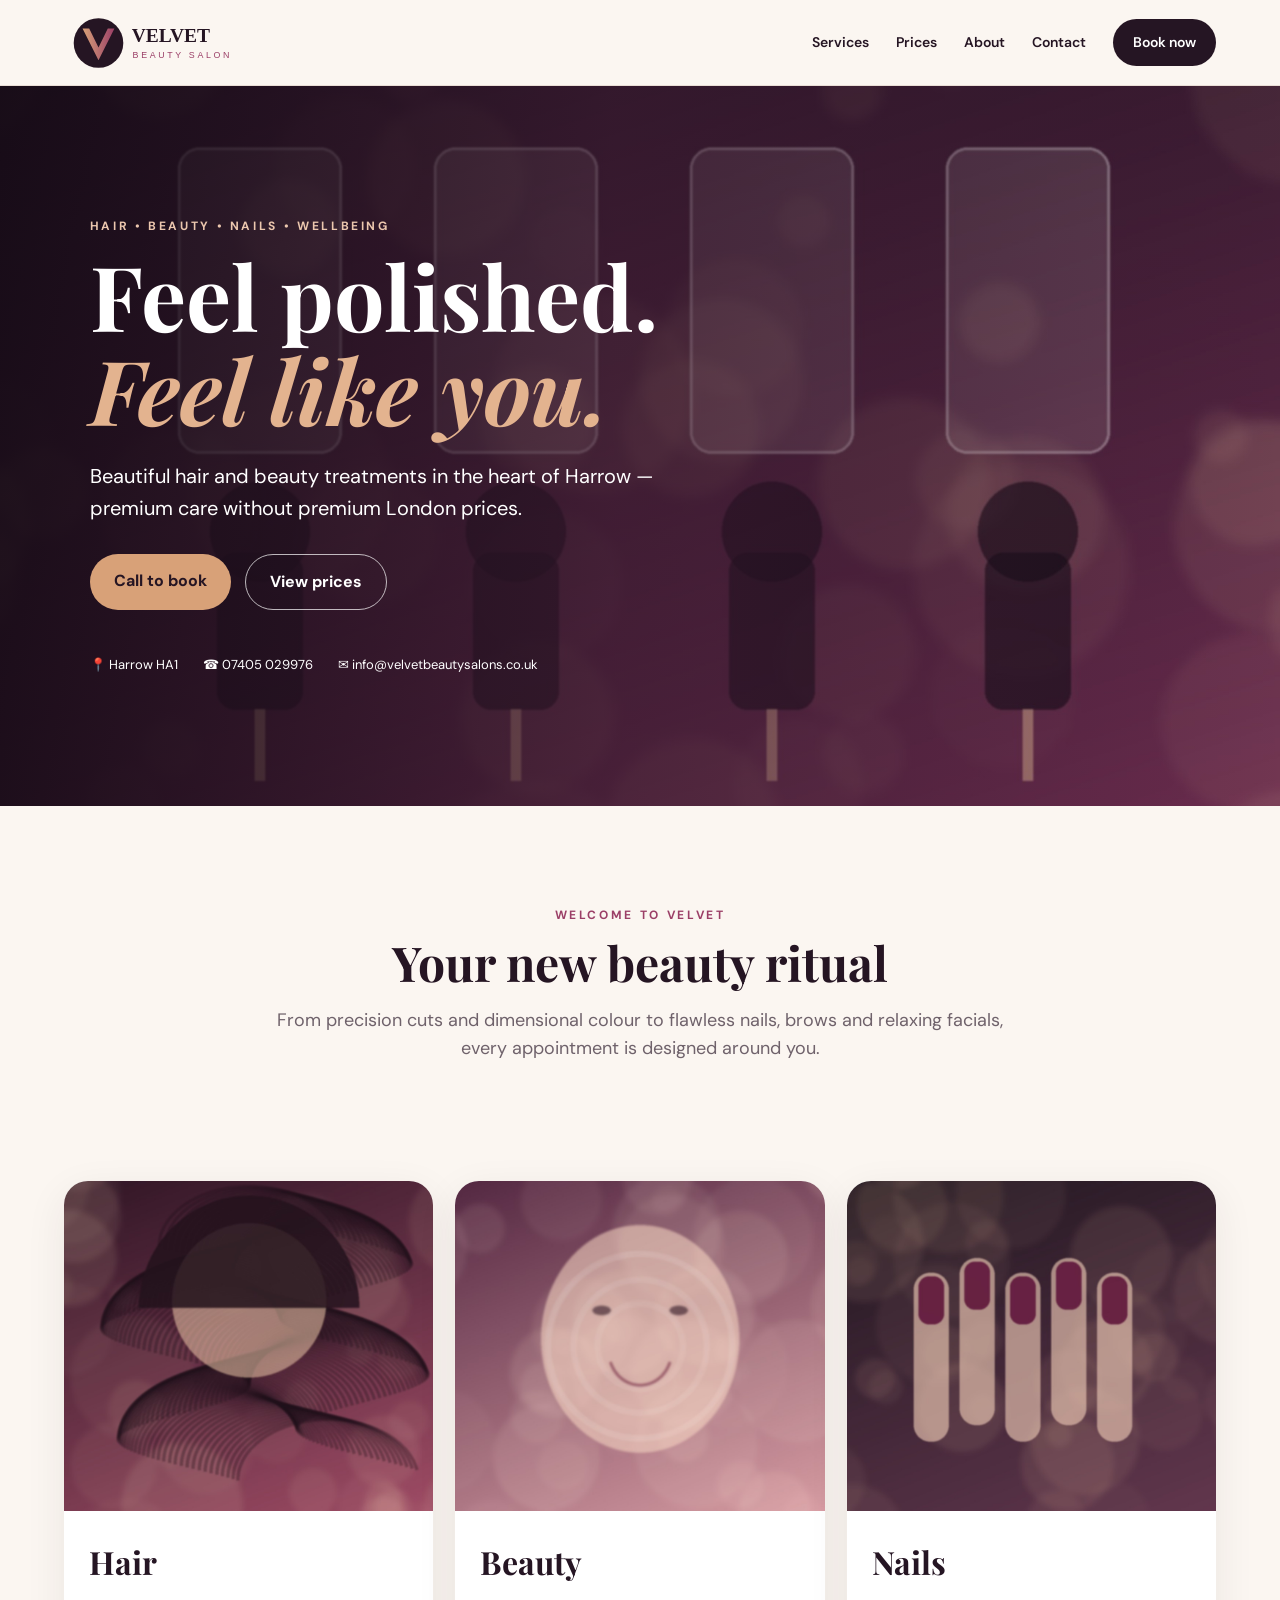
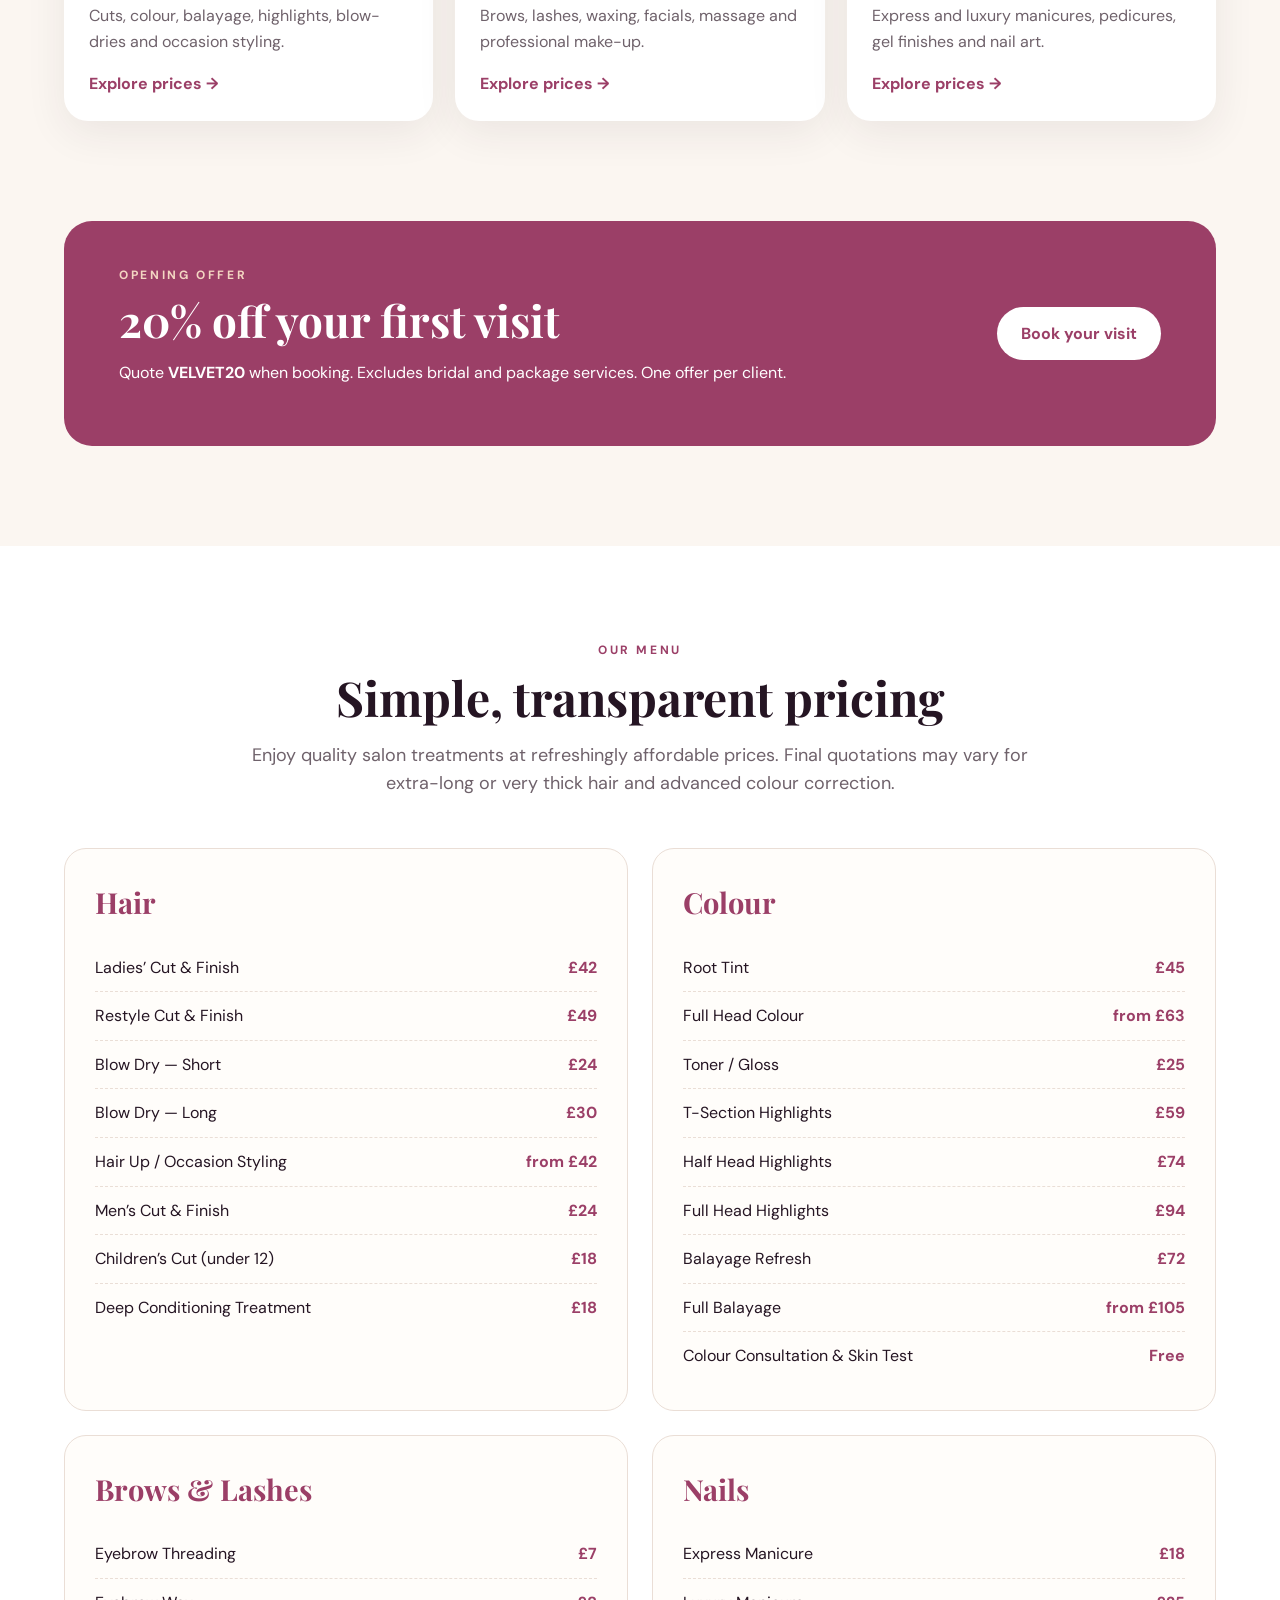
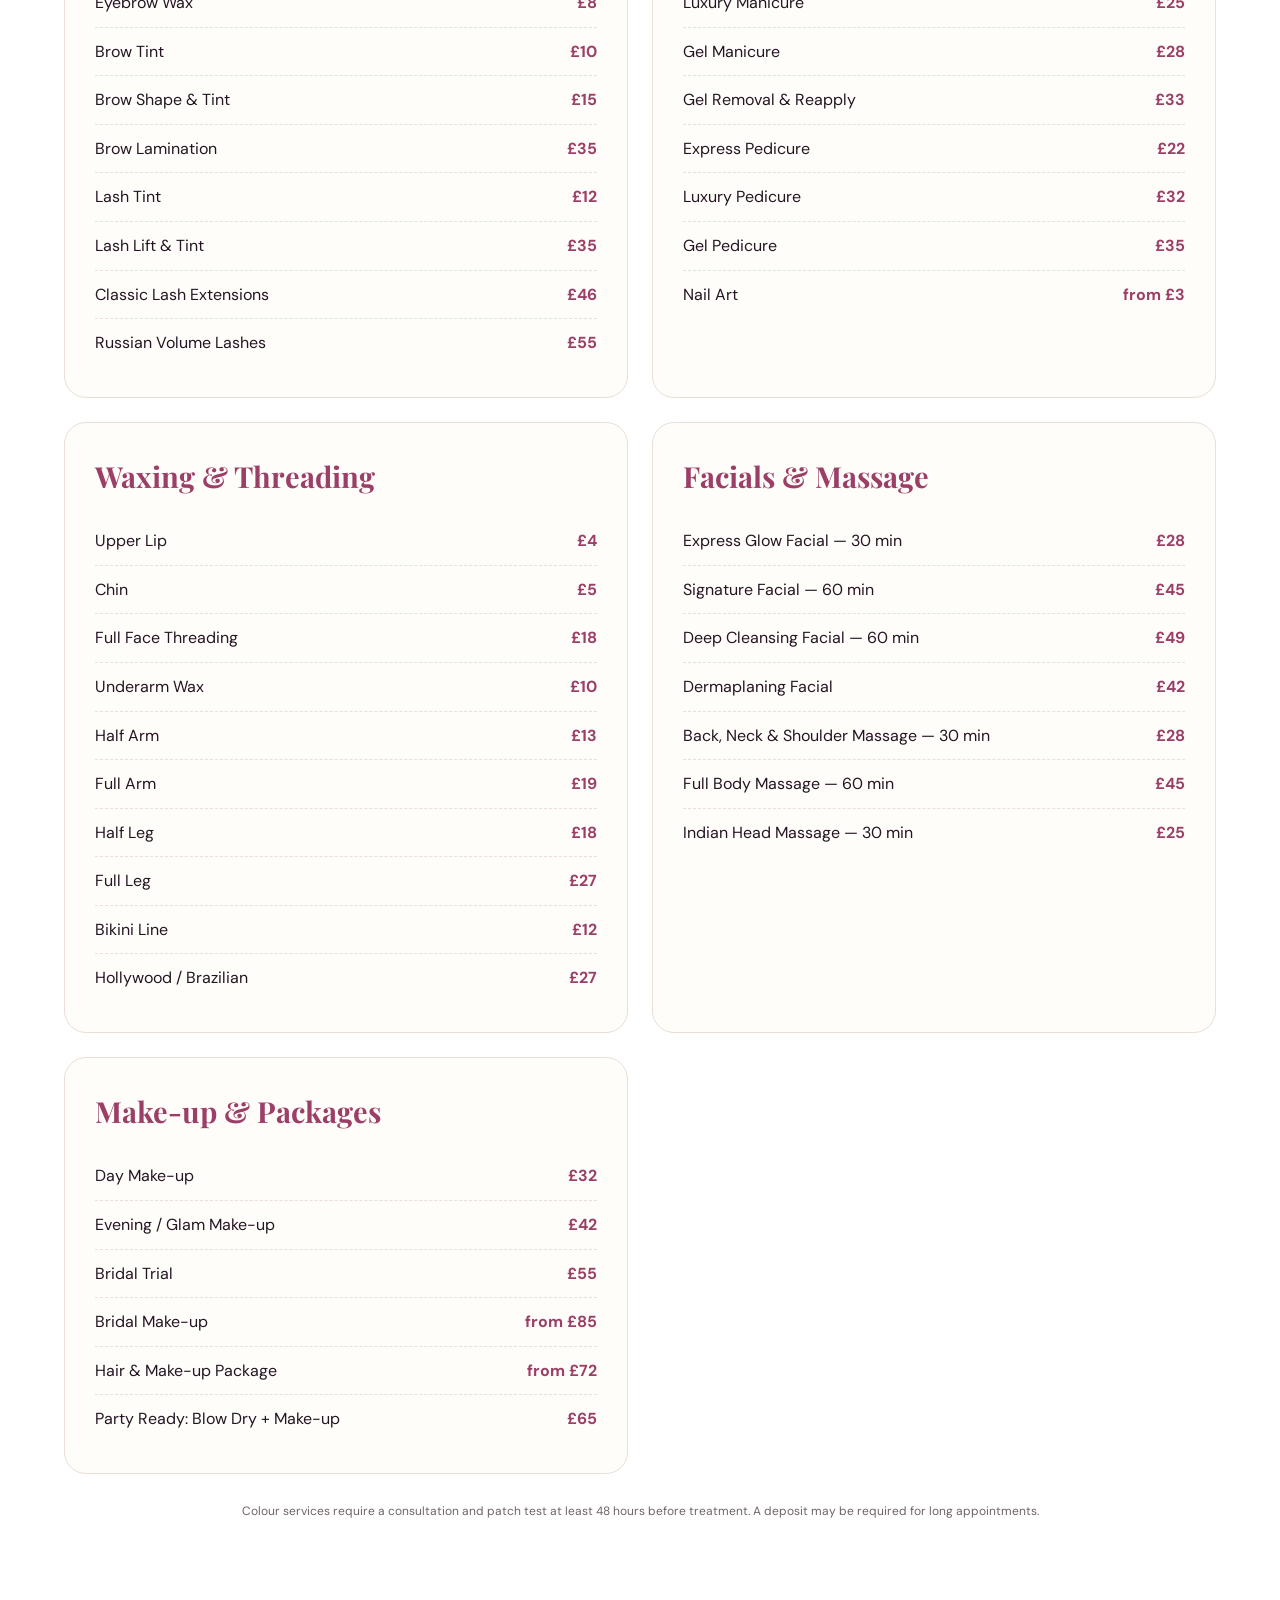
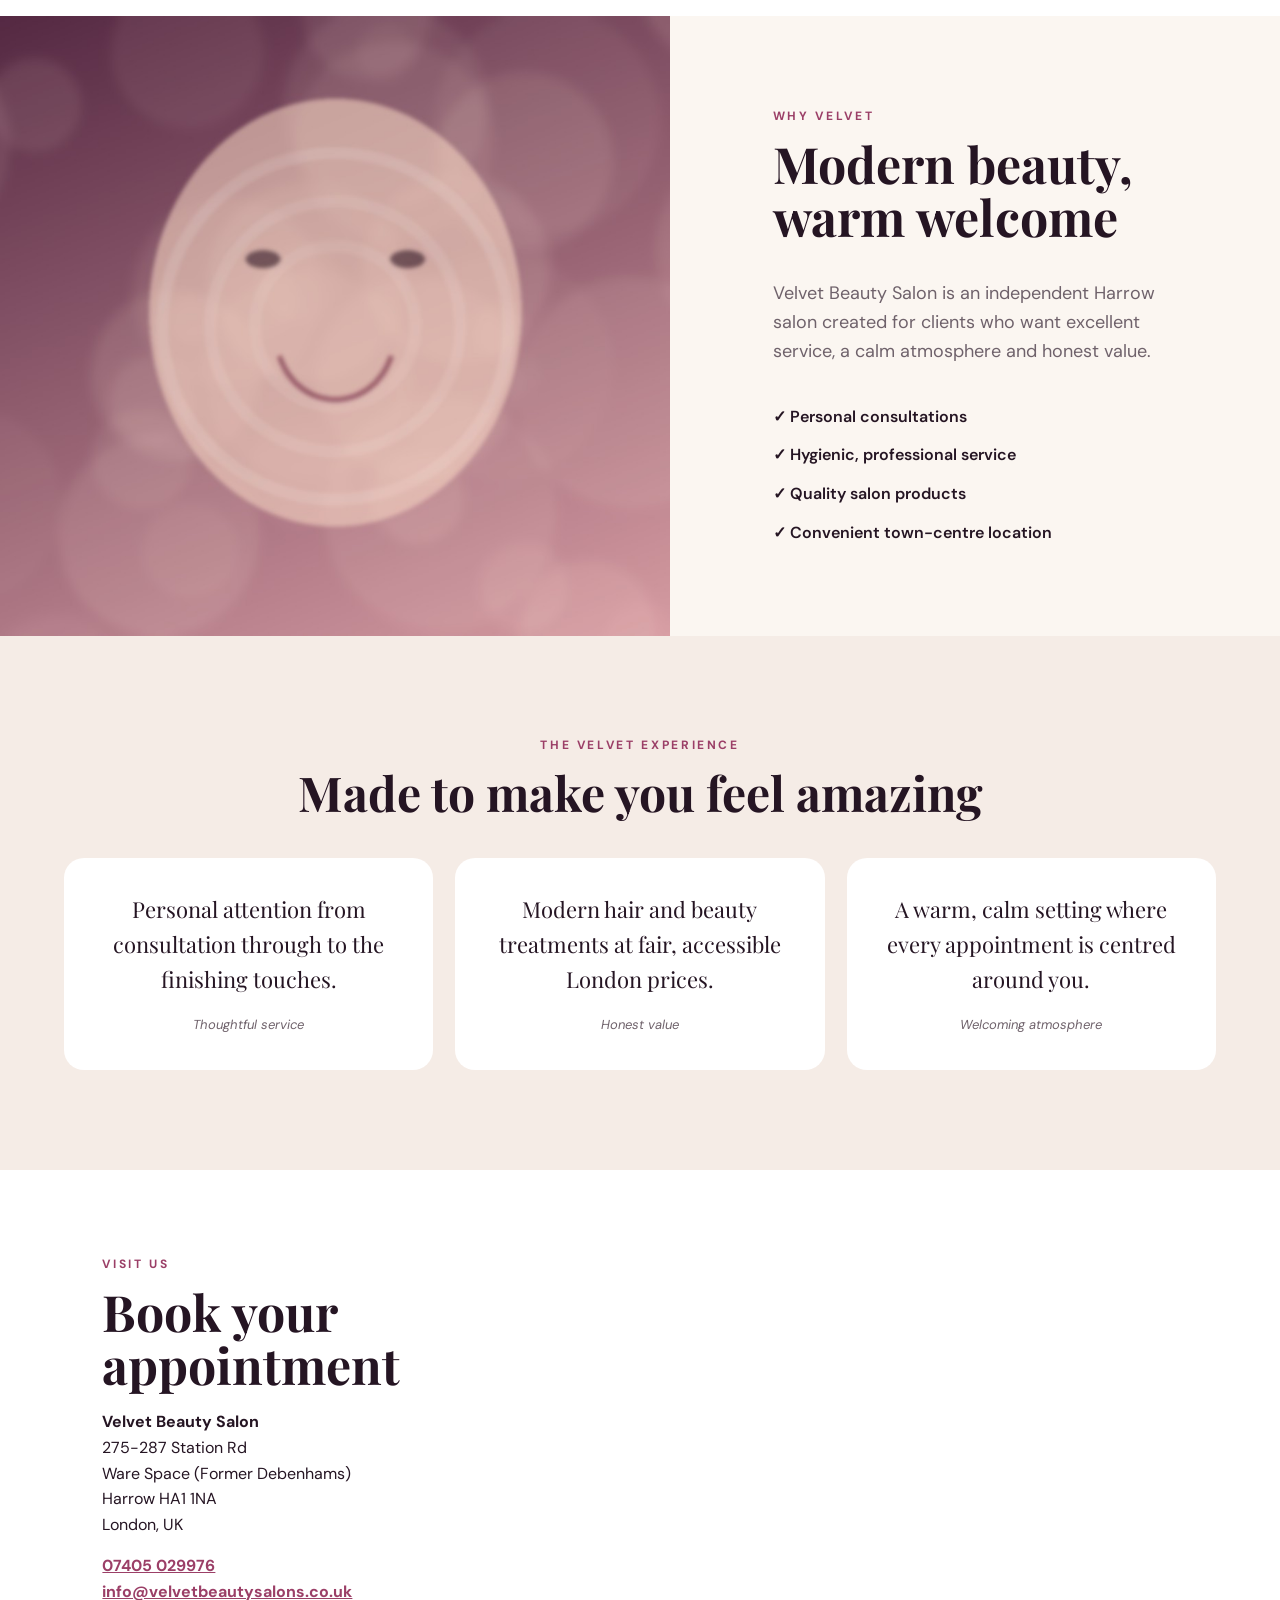
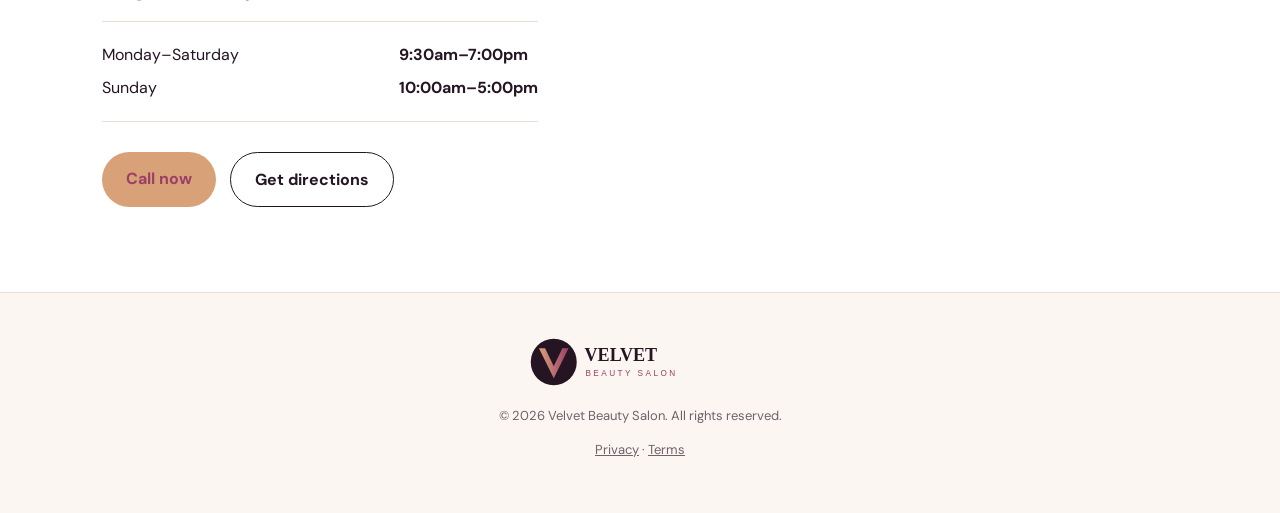
<file: index.html>
<!doctype html><html lang="en"><head>
<meta charset="utf-8"><meta name="viewport" content="width=device-width,initial-scale=1">
<title>Velvet Beauty Salon Harrow | Hair, Beauty, Nails & Brows</title>
<meta name="description" content="Affordable hair and beauty salon in Harrow, London. Haircuts, colour, balayage, nails, lashes, brows, waxing, facials and massage.">
<meta name="theme-color" content="#251523"><meta property="og:title" content="Velvet Beauty Salon Harrow">
<meta property="og:description" content="Hair, beauty, nails and relaxation — beautifully priced in Harrow.">
<meta property="og:image" content="assets/images/hero.jpg"><link rel="icon" href="assets/logo.svg" type="image/svg+xml"><link rel="stylesheet" href="styles.css">
<script type="application/ld+json">{"@context":"https://schema.org","@type":"BeautySalon","name":"Velvet Beauty Salon","url":"https://www.velvetbeautysalons.co.uk","telephone":"+447405029976","email":"info@velvetbeautysalons.co.uk","address":{"@type":"PostalAddress","streetAddress":"275-287 Station Rd, Ware Space (Former Debenhams)","addressLocality":"Harrow","postalCode":"HA1 1NA","addressRegion":"London","addressCountry":"GB"},"priceRange":"££"}</script>
</head><body>
<header class="site-header"><a class="brand" href="#top"><img src="assets/logo.svg" alt="Velvet Beauty Salon"></a><button class="menu-btn" aria-label="Open menu">☰</button><nav><a href="#services">Services</a><a href="#prices">Prices</a><a href="#about">About</a><a href="#contact">Contact</a><a class="nav-book" href="tel:07405029976">Book now</a></nav></header>
<main id="top">
<section class="hero"><div class="hero-overlay"></div><div class="hero-copy"><p class="eyebrow">HAIR • BEAUTY • NAILS • WELLBEING</p><h1>Feel polished.<br><em>Feel like you.</em></h1><p>Beautiful hair and beauty treatments in the heart of Harrow — premium care without premium London prices.</p><div class="actions"><a class="btn primary" href="tel:07405029976">Call to book</a><a class="btn ghost" href="#prices">View prices</a></div><div class="quick"><span>📍 Harrow HA1</span><span>☎ 07405 029976</span><span>✉ info@velvetbeautysalons.co.uk</span></div></div></section>
<section class="intro"><p class="eyebrow">WELCOME TO VELVET</p><h2>Your new beauty ritual</h2><p>From precision cuts and dimensional colour to flawless nails, brows and relaxing facials, every appointment is designed around you.</p></section>
<section id="services" class="services"><article><img src="assets/images/hair.jpg" alt="Hair styling artwork"><div><h3>Hair</h3><p>Cuts, colour, balayage, highlights, blow-dries and occasion styling.</p><a href="#prices">Explore prices →</a></div></article><article><img src="assets/images/beauty.jpg" alt="Beauty treatment artwork"><div><h3>Beauty</h3><p>Brows, lashes, waxing, facials, massage and professional make-up.</p><a href="#prices">Explore prices →</a></div></article><article><img src="assets/images/nails.jpg" alt="Nail treatment artwork"><div><h3>Nails</h3><p>Express and luxury manicures, pedicures, gel finishes and nail art.</p><a href="#prices">Explore prices →</a></div></article></section>
<section class="offer"><div><p class="eyebrow">OPENING OFFER</p><h2>20% off your first visit</h2><p>Quote <strong>VELVET20</strong> when booking. Excludes bridal and package services. One offer per client.</p></div><a class="btn light" href="tel:07405029976">Book your visit</a></section>
<section id="prices" class="price-section"><div class="section-head"><p class="eyebrow">OUR MENU</p><h2>Simple, transparent pricing</h2><p>Enjoy quality salon treatments at refreshingly affordable prices. Final quotations may vary for extra-long or very thick hair and advanced colour correction.</p></div><div class="price-grid"><article class="price-card"><h3>Hair</h3><div class="price-row"><span>Ladies’ Cut & Finish</span><strong>£42</strong></div><div class="price-row"><span>Restyle Cut & Finish</span><strong>£49</strong></div><div class="price-row"><span>Blow Dry — Short</span><strong>£24</strong></div><div class="price-row"><span>Blow Dry — Long</span><strong>£30</strong></div><div class="price-row"><span>Hair Up / Occasion Styling</span><strong>from £42</strong></div><div class="price-row"><span>Men’s Cut & Finish</span><strong>£24</strong></div><div class="price-row"><span>Children’s Cut (under 12)</span><strong>£18</strong></div><div class="price-row"><span>Deep Conditioning Treatment</span><strong>£18</strong></div></article><article class="price-card"><h3>Colour</h3><div class="price-row"><span>Root Tint</span><strong>£45</strong></div><div class="price-row"><span>Full Head Colour</span><strong>from £63</strong></div><div class="price-row"><span>Toner / Gloss</span><strong>£25</strong></div><div class="price-row"><span>T-Section Highlights</span><strong>£59</strong></div><div class="price-row"><span>Half Head Highlights</span><strong>£74</strong></div><div class="price-row"><span>Full Head Highlights</span><strong>£94</strong></div><div class="price-row"><span>Balayage Refresh</span><strong>£72</strong></div><div class="price-row"><span>Full Balayage</span><strong>from £105</strong></div><div class="price-row"><span>Colour Consultation & Skin Test</span><strong>Free</strong></div></article><article class="price-card"><h3>Brows & Lashes</h3><div class="price-row"><span>Eyebrow Threading</span><strong>£7</strong></div><div class="price-row"><span>Eyebrow Wax</span><strong>£8</strong></div><div class="price-row"><span>Brow Tint</span><strong>£10</strong></div><div class="price-row"><span>Brow Shape & Tint</span><strong>£15</strong></div><div class="price-row"><span>Brow Lamination</span><strong>£35</strong></div><div class="price-row"><span>Lash Tint</span><strong>£12</strong></div><div class="price-row"><span>Lash Lift & Tint</span><strong>£35</strong></div><div class="price-row"><span>Classic Lash Extensions</span><strong>£46</strong></div><div class="price-row"><span>Russian Volume Lashes</span><strong>£55</strong></div></article><article class="price-card"><h3>Nails</h3><div class="price-row"><span>Express Manicure</span><strong>£18</strong></div><div class="price-row"><span>Luxury Manicure</span><strong>£25</strong></div><div class="price-row"><span>Gel Manicure</span><strong>£28</strong></div><div class="price-row"><span>Gel Removal & Reapply</span><strong>£33</strong></div><div class="price-row"><span>Express Pedicure</span><strong>£22</strong></div><div class="price-row"><span>Luxury Pedicure</span><strong>£32</strong></div><div class="price-row"><span>Gel Pedicure</span><strong>£35</strong></div><div class="price-row"><span>Nail Art</span><strong>from £3</strong></div></article><article class="price-card"><h3>Waxing & Threading</h3><div class="price-row"><span>Upper Lip</span><strong>£4</strong></div><div class="price-row"><span>Chin</span><strong>£5</strong></div><div class="price-row"><span>Full Face Threading</span><strong>£18</strong></div><div class="price-row"><span>Underarm Wax</span><strong>£10</strong></div><div class="price-row"><span>Half Arm</span><strong>£13</strong></div><div class="price-row"><span>Full Arm</span><strong>£19</strong></div><div class="price-row"><span>Half Leg</span><strong>£18</strong></div><div class="price-row"><span>Full Leg</span><strong>£27</strong></div><div class="price-row"><span>Bikini Line</span><strong>£12</strong></div><div class="price-row"><span>Hollywood / Brazilian</span><strong>£27</strong></div></article><article class="price-card"><h3>Facials & Massage</h3><div class="price-row"><span>Express Glow Facial — 30 min</span><strong>£28</strong></div><div class="price-row"><span>Signature Facial — 60 min</span><strong>£45</strong></div><div class="price-row"><span>Deep Cleansing Facial — 60 min</span><strong>£49</strong></div><div class="price-row"><span>Dermaplaning Facial</span><strong>£42</strong></div><div class="price-row"><span>Back, Neck & Shoulder Massage — 30 min</span><strong>£28</strong></div><div class="price-row"><span>Full Body Massage — 60 min</span><strong>£45</strong></div><div class="price-row"><span>Indian Head Massage — 30 min</span><strong>£25</strong></div></article><article class="price-card"><h3>Make-up & Packages</h3><div class="price-row"><span>Day Make-up</span><strong>£32</strong></div><div class="price-row"><span>Evening / Glam Make-up</span><strong>£42</strong></div><div class="price-row"><span>Bridal Trial</span><strong>£55</strong></div><div class="price-row"><span>Bridal Make-up</span><strong>from £85</strong></div><div class="price-row"><span>Hair & Make-up Package</span><strong>from £72</strong></div><div class="price-row"><span>Party Ready: Blow Dry + Make-up</span><strong>£65</strong></div></article></div><p class="fineprint">Colour services require a consultation and patch test at least 48 hours before treatment. A deposit may be required for long appointments.</p></section>
<section id="about" class="about"><div class="about-image"></div><div class="about-copy"><p class="eyebrow">WHY VELVET</p><h2>Modern beauty, warm welcome</h2><p>Velvet Beauty Salon is an independent Harrow salon created for clients who want excellent service, a calm atmosphere and honest value.</p><div class="ticks"><span>✓ Personal consultations</span><span>✓ Hygienic, professional service</span><span>✓ Quality salon products</span><span>✓ Convenient town-centre location</span></div></div></section>
<section class="testimonials"><p class="eyebrow">THE VELVET EXPERIENCE</p><h2>Made to make you feel amazing</h2><div class="quotes"><blockquote>Personal attention from consultation through to the finishing touches.<cite>Thoughtful service</cite></blockquote><blockquote>Modern hair and beauty treatments at fair, accessible London prices.<cite>Honest value</cite></blockquote><blockquote>A warm, calm setting where every appointment is centred around you.<cite>Welcoming atmosphere</cite></blockquote></div></section>
<section id="contact" class="contact"><div class="contact-card"><p class="eyebrow">VISIT US</p><h2>Book your appointment</h2><p><strong>Velvet Beauty Salon</strong><br>275-287 Station Rd<br>Ware Space (Former Debenhams)<br>Harrow HA1 1NA<br>London, UK</p><p><a href="tel:07405029976">07405 029976</a><br><a href="mailto:info@velvetbeautysalons.co.uk">info@velvetbeautysalons.co.uk</a></p><div class="hours"><span>Monday–Saturday</span><strong>9:30am–7:00pm</strong><span>Sunday</span><strong>10:00am–5:00pm</strong></div><div class="actions"><a class="btn primary" href="tel:07405029976">Call now</a><a class="btn ghost dark" target="_blank" rel="noopener" href="https://www.google.com/maps/search/?api=1&query=Velvet+Beauty+Salon+275-287+Station+Rd+Harrow+HA1+1NA">Get directions</a></div></div><iframe title="Map showing Velvet Beauty Salon" loading="lazy" src="https://www.google.com/maps?q=275-287%20Station%20Rd%20Harrow%20HA1%201NA&output=embed"></iframe></section>
</main><footer><img src="assets/logo.svg" alt="Velvet Beauty Salon"><p>© <span id="year"></span> Velvet Beauty Salon. All rights reserved.</p><p><a href="privacy.html">Privacy</a> · <a href="terms.html">Terms</a></p></footer><a class="floating-book" href="tel:07405029976">Book now</a><script src="script.js"></script></body></html>
</file>
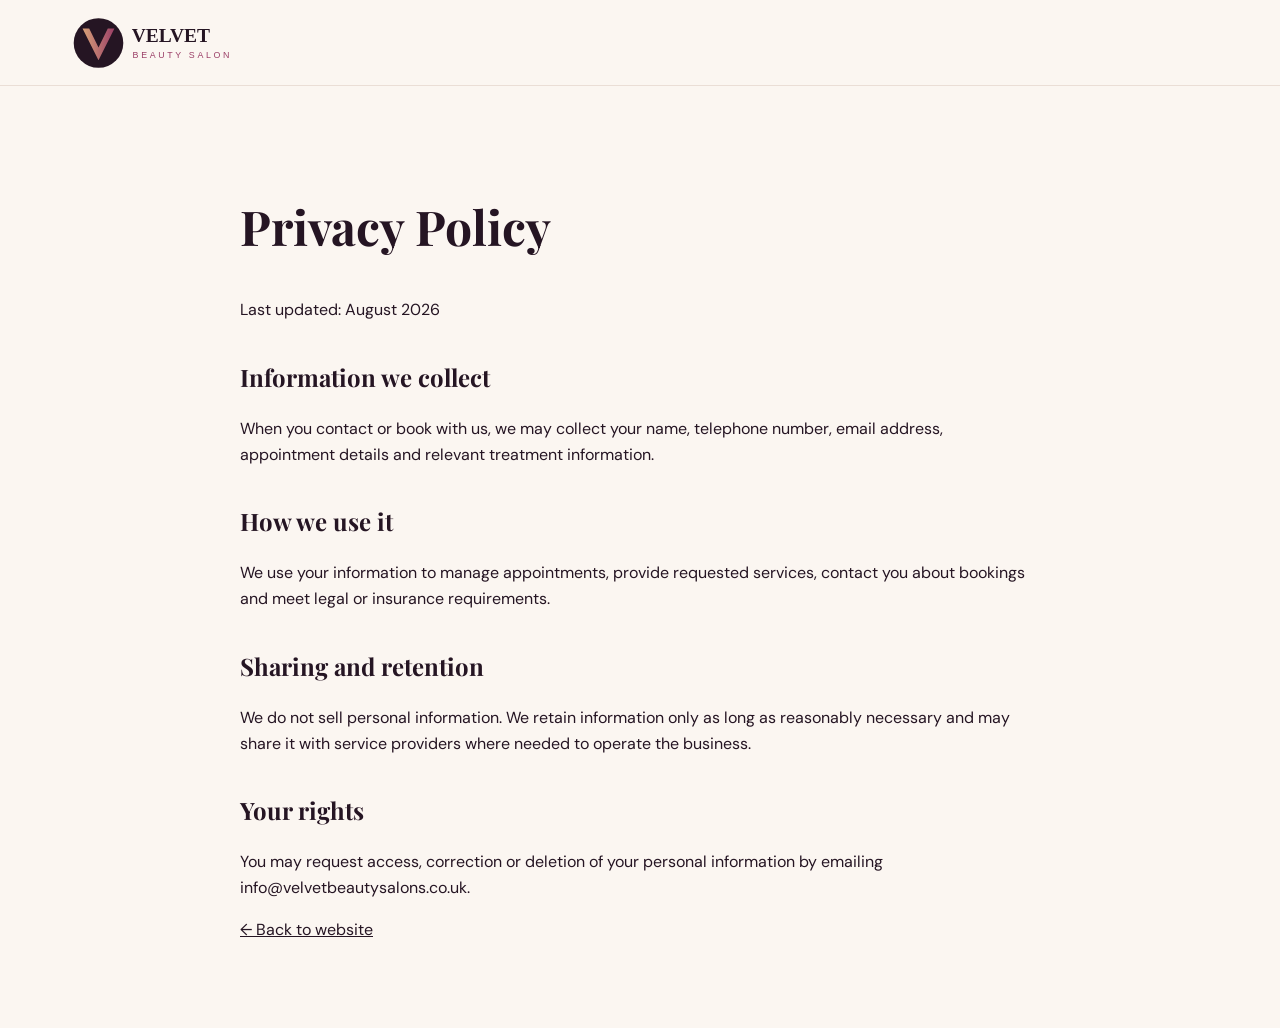
<file: privacy.html>
<!doctype html><html lang="en"><head><meta charset="utf-8"><meta name="viewport" content="width=device-width,initial-scale=1"><title>Privacy Policy | Velvet Beauty Salon</title><link rel="stylesheet" href="styles.css"></head><body><header class="site-header"><a class="brand" href="index.html"><img src="assets/logo.svg" alt="Velvet Beauty Salon"></a></header><main class="legal"><h1>Privacy Policy</h1><p>Last updated: August 2026</p><h2>Information we collect</h2><p>When you contact or book with us, we may collect your name, telephone number, email address, appointment details and relevant treatment information.</p><h2>How we use it</h2><p>We use your information to manage appointments, provide requested services, contact you about bookings and meet legal or insurance requirements.</p><h2>Sharing and retention</h2><p>We do not sell personal information. We retain information only as long as reasonably necessary and may share it with service providers where needed to operate the business.</p><h2>Your rights</h2><p>You may request access, correction or deletion of your personal information by emailing info@velvetbeautysalons.co.uk.</p><p><a href="index.html">← Back to website</a></p></main><style>.legal{max-width:850px;margin:auto;padding:70px 25px}.legal h1,.legal h2{font-family:"Playfair Display",serif}.legal h1{font-size:48px}.legal h2{margin-top:35px}</style></body></html>
</file>
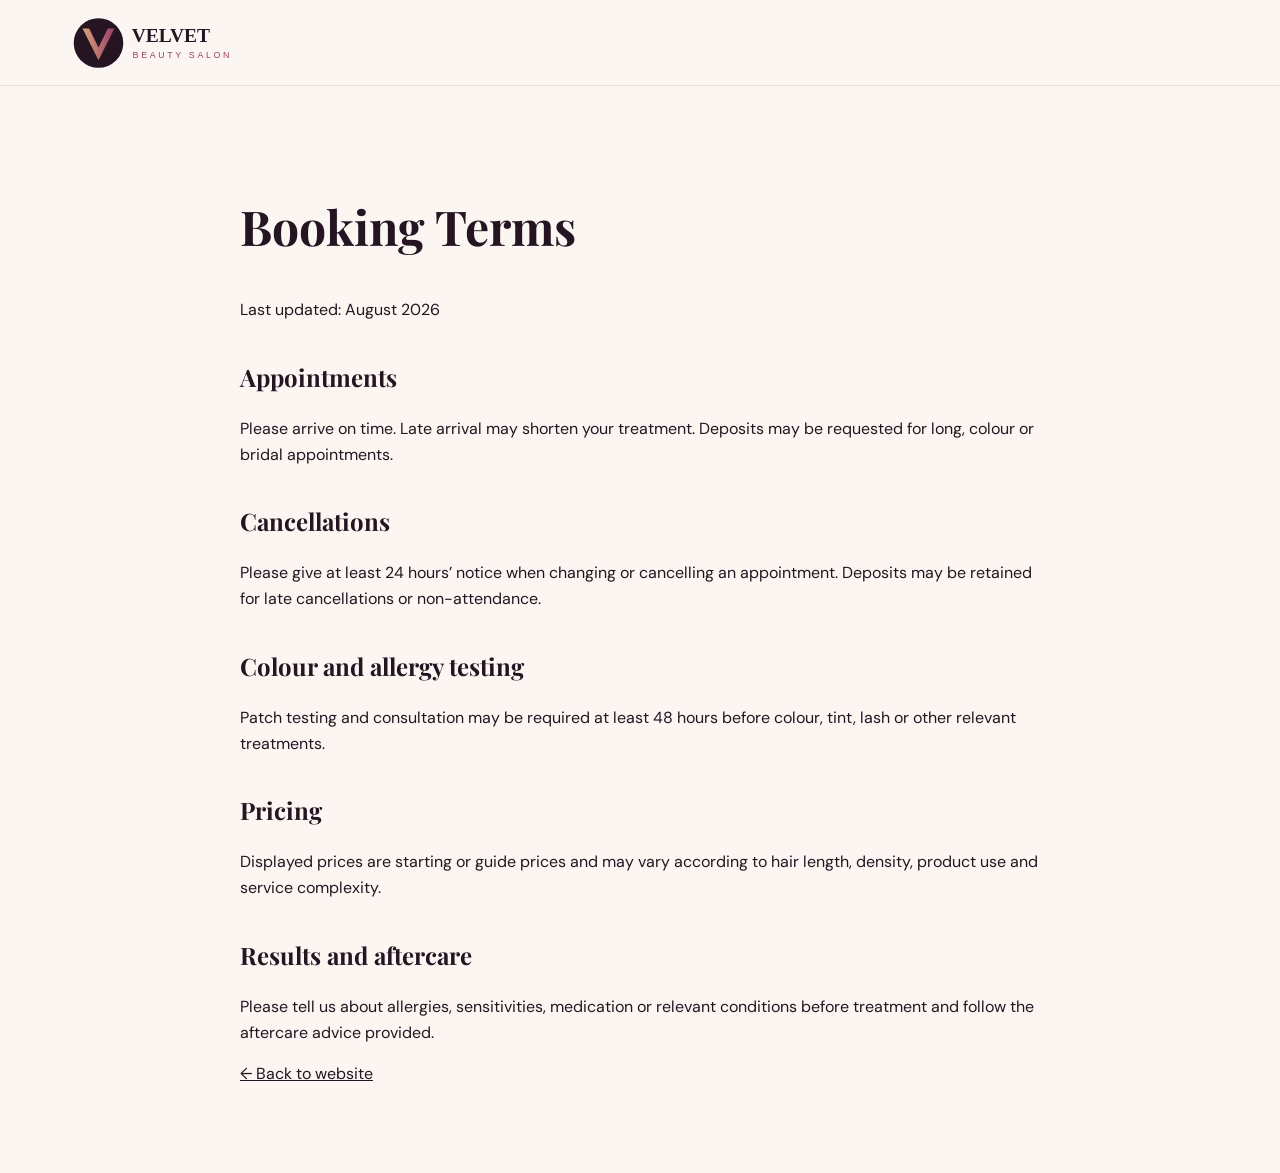
<file: terms.html>
<!doctype html><html lang="en"><head><meta charset="utf-8"><meta name="viewport" content="width=device-width,initial-scale=1"><title>Terms | Velvet Beauty Salon</title><link rel="stylesheet" href="styles.css"></head><body><header class="site-header"><a class="brand" href="index.html"><img src="assets/logo.svg" alt="Velvet Beauty Salon"></a></header><main class="legal"><h1>Booking Terms</h1><p>Last updated: August 2026</p><h2>Appointments</h2><p>Please arrive on time. Late arrival may shorten your treatment. Deposits may be requested for long, colour or bridal appointments.</p><h2>Cancellations</h2><p>Please give at least 24 hours’ notice when changing or cancelling an appointment. Deposits may be retained for late cancellations or non-attendance.</p><h2>Colour and allergy testing</h2><p>Patch testing and consultation may be required at least 48 hours before colour, tint, lash or other relevant treatments.</p><h2>Pricing</h2><p>Displayed prices are starting or guide prices and may vary according to hair length, density, product use and service complexity.</p><h2>Results and aftercare</h2><p>Please tell us about allergies, sensitivities, medication or relevant conditions before treatment and follow the aftercare advice provided.</p><p><a href="index.html">← Back to website</a></p></main><style>.legal{max-width:850px;margin:auto;padding:70px 25px}.legal h1,.legal h2{font-family:"Playfair Display",serif}.legal h1{font-size:48px}.legal h2{margin-top:35px}</style></body></html>
</file>
<file: styles.css>
@import url('https://fonts.googleapis.com/css2?family=DM+Sans:wght@400;500;600;700&family=Playfair+Display:ital,wght@0,600;1,600&display=swap');
:root{--ink:#251523;--wine:#9b3f67;--rose:#d8a178;--cream:#fbf6f1;--muted:#6f626b;--line:#eaded6;--white:#fff}*{box-sizing:border-box}html{scroll-behavior:smooth}body{margin:0;color:var(--ink);font-family:"DM Sans",Arial,sans-serif;background:var(--cream);line-height:1.6}a{color:inherit}img{max-width:100%;display:block}.site-header{height:86px;padding:12px 5vw;display:flex;align-items:center;justify-content:space-between;background:rgba(251,246,241,.95);backdrop-filter:blur(12px);position:sticky;top:0;z-index:50;border-bottom:1px solid var(--line)}.brand img{width:255px;height:62px}.site-header nav{display:flex;align-items:center;gap:27px}.site-header nav a{text-decoration:none;font-size:14px;font-weight:600}.nav-book{background:var(--ink);color:white;padding:12px 20px;border-radius:999px}.menu-btn{display:none;background:none;border:0;font-size:26px}.hero{min-height:720px;background:url('assets/images/hero.jpg') center/cover;position:relative;display:flex;align-items:center}.hero-overlay{position:absolute;inset:0;background:linear-gradient(90deg,rgba(22,11,22,.88) 0%,rgba(55,25,45,.6) 48%,rgba(0,0,0,.06) 100%)}.hero-copy{position:relative;color:white;max-width:760px;padding:80px 7vw}.eyebrow{letter-spacing:.22em;font-size:12px;font-weight:700;color:var(--wine);margin:0 0 12px}.hero .eyebrow{color:#ecc7ae}.hero h1,.intro h2,.section-head h2,.about h2,.contact h2,.testimonials h2,.offer h2{font-family:"Playfair Display",Georgia,serif;line-height:1.05}.hero h1{font-size:clamp(54px,7vw,96px);margin:0 0 24px}.hero h1 em{color:#e3b38f}.hero-copy>p:not(.eyebrow){font-size:20px;max-width:640px}.actions{display:flex;gap:14px;flex-wrap:wrap;margin-top:30px}.btn{display:inline-block;text-decoration:none;padding:14px 24px;border-radius:999px;font-weight:700}.primary{background:var(--rose);color:var(--ink)}.ghost{border:1px solid rgba(255,255,255,.7);color:white}.ghost.dark{border-color:var(--ink);color:var(--ink)}.quick{display:flex;gap:25px;flex-wrap:wrap;margin-top:45px;font-size:13px}.intro{text-align:center;max-width:780px;margin:0 auto;padding:100px 24px}.intro h2,.section-head h2,.testimonials h2{font-size:48px;margin:0 0 18px}.intro>p:last-child,.section-head>p:last-child{color:var(--muted);font-size:18px}.services{display:grid;grid-template-columns:repeat(3,1fr);gap:22px;padding:0 5vw 100px}.services article{background:white;border-radius:24px;overflow:hidden;box-shadow:0 12px 40px rgba(56,34,47,.08)}.services img{width:100%;height:330px;object-fit:cover}.services article div{padding:25px}.services h3{font-family:"Playfair Display";font-size:32px;margin:0}.services p{color:var(--muted)}.services a{text-decoration:none;color:var(--wine);font-weight:700}.offer{margin:0 5vw 100px;padding:45px 55px;border-radius:28px;background:var(--wine);color:white;display:flex;justify-content:space-between;align-items:center;gap:30px}.offer h2{font-size:44px;margin:0 0 8px}.offer .eyebrow{color:#f3d6c2}.light{background:white;color:var(--wine);white-space:nowrap}.price-section{padding:95px 5vw;background:white}.section-head{text-align:center;max-width:800px;margin:0 auto 50px}.price-grid{display:grid;grid-template-columns:repeat(2,1fr);gap:24px;max-width:1200px;margin:auto}.price-card{padding:30px;border:1px solid var(--line);border-radius:22px;background:#fffdfa}.price-card h3{font-family:"Playfair Display";font-size:29px;margin:0 0 18px;color:var(--wine)}.price-row{display:flex;justify-content:space-between;gap:20px;padding:11px 0;border-bottom:1px dashed var(--line)}.price-row:last-child{border:0}.price-row strong{white-space:nowrap;color:var(--wine)}.fineprint{text-align:center;font-size:12px;color:var(--muted);max-width:850px;margin:28px auto 0}.about{display:grid;grid-template-columns:1.1fr 1fr;min-height:620px}.about-image{background:url('assets/images/beauty.jpg') center/cover}.about-copy{padding:90px 8vw;display:flex;flex-direction:column;justify-content:center}.about h2,.contact h2{font-size:50px;margin:0 0 18px}.about-copy>p:not(.eyebrow){color:var(--muted);font-size:18px}.ticks{display:grid;gap:13px;margin-top:20px}.ticks span{font-weight:600}.testimonials{text-align:center;padding:100px 5vw;background:#f5ece6}.quotes{display:grid;grid-template-columns:repeat(3,1fr);gap:22px;margin-top:40px}.quotes blockquote{margin:0;background:white;padding:34px;border-radius:20px;font-family:"Playfair Display";font-size:22px}.quotes cite{display:block;font-family:"DM Sans";font-size:13px;color:var(--muted);margin-top:18px}.contact{display:grid;grid-template-columns:1fr 1fr;background:white}.contact-card{padding:85px 8vw}.contact-card a{color:var(--wine);font-weight:700}.hours{display:grid;grid-template-columns:1fr auto;gap:8px 30px;padding:20px 0;border-top:1px solid var(--line);border-bottom:1px solid var(--line)}.contact iframe{width:100%;height:100%;min-height:620px;border:0}footer{padding:40px 5vw;text-align:center;border-top:1px solid var(--line)}footer img{width:230px;margin:0 auto 15px}footer p{font-size:13px;color:var(--muted)}.floating-book{display:none}@media(max-width:900px){.menu-btn{display:block}.site-header nav{display:none;position:absolute;left:0;right:0;top:86px;background:var(--cream);padding:25px;flex-direction:column;border-bottom:1px solid var(--line)}.site-header nav.open{display:flex}.services,.quotes,.price-grid{grid-template-columns:1fr}.about,.contact{grid-template-columns:1fr}.about-image{min-height:420px}.offer{align-items:flex-start;flex-direction:column}.contact iframe{min-height:420px}.floating-book{display:block;position:fixed;right:18px;bottom:18px;background:var(--wine);color:white;text-decoration:none;padding:14px 22px;border-radius:999px;font-weight:700;z-index:60;box-shadow:0 12px 30px rgba(0,0,0,.22)}}@media(max-width:560px){.brand img{width:205px}.site-header{padding:10px 18px}.hero{min-height:650px}.hero-copy{padding:70px 22px}.hero h1{font-size:54px}.quick{gap:10px;flex-direction:column}.intro,.price-section,.testimonials{padding-top:72px;padding-bottom:72px}.intro h2,.section-head h2,.testimonials h2,.about h2,.contact h2,.offer h2{font-size:38px}.services{padding:0 18px 72px}.offer{margin:0 18px 72px;padding:32px 25px}.price-section{padding-left:18px;padding-right:18px}.price-card{padding:23px}.about-copy,.contact-card{padding:68px 24px}.quotes{grid-template-columns:1fr}.price-row{font-size:14px}}
</file>
